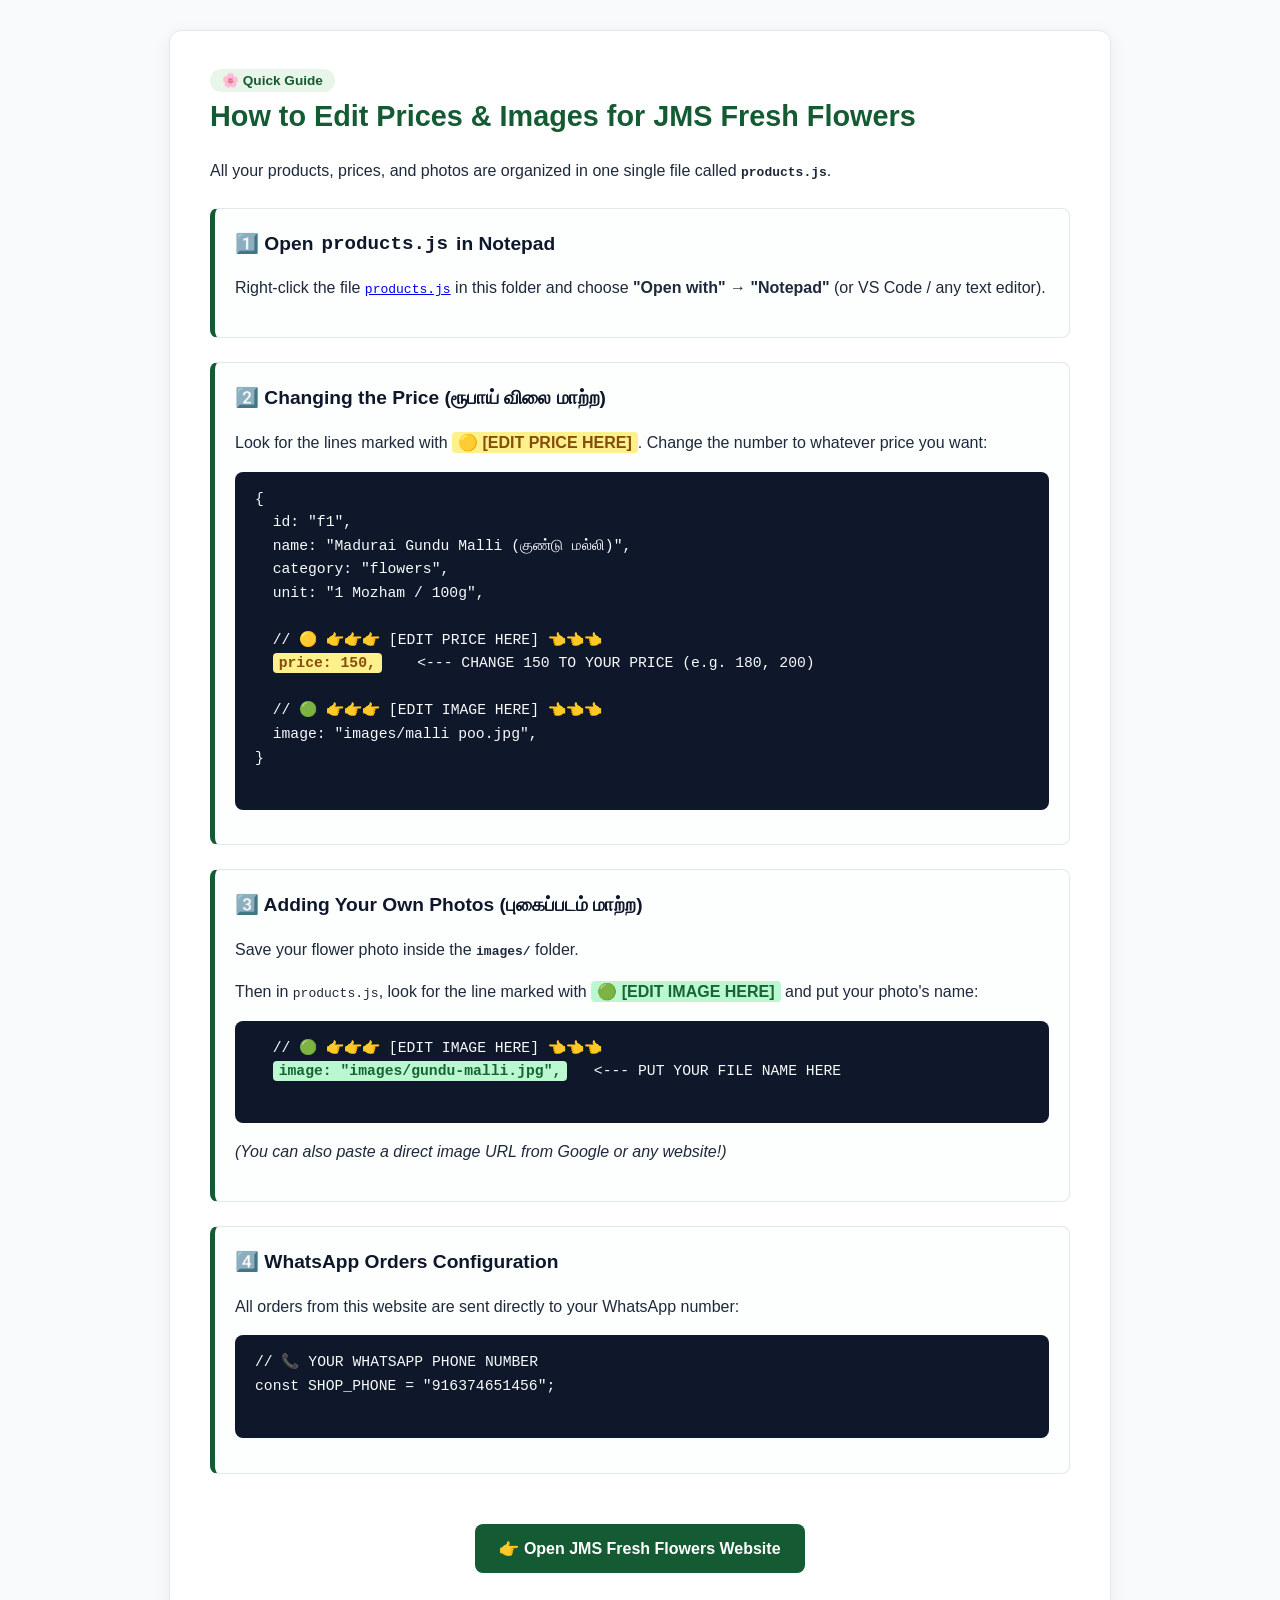
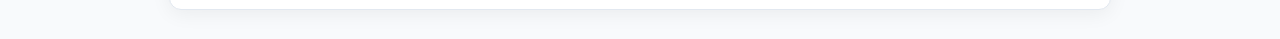
<file: HOW_TO_UPDATE.html>
<!DOCTYPE html>
<html lang="en">
<head>
  <meta charset="UTF-8">
  <meta name="viewport" content="width=device-width, initial-scale=1.0">
  <title>How to Update Prices & Images - JMS Fresh Flowers</title>
  <style>
    body {
      font-family: -apple-system, BlinkMacSystemFont, 'Segoe UI', Roboto, sans-serif;
      line-height: 1.6;
      color: #1e293b;
      background: #f8fafc;
      padding: 30px 20px;
      margin: 0;
    }
    .card {
      max-width: 860px;
      margin: 0 auto;
      background: #ffffff;
      border-radius: 12px;
      box-shadow: 0 4px 20px rgba(0,0,0,0.06);
      padding: 36px 40px;
      border: 1px solid #e2e8f0;
    }
    h1 {
      color: #145a32;
      font-size: 1.8rem;
      margin-top: 0;
      display: flex;
      align-items: center;
      gap: 10px;
    }
    .badge {
      background: #e8f5e9;
      color: #145a32;
      padding: 4px 12px;
      border-radius: 999px;
      font-size: 0.85rem;
      font-weight: 700;
    }
    .step {
      background: #fdfefe;
      border: 1.5px solid #e2e8f0;
      border-left: 5px solid #145a32;
      padding: 20px;
      border-radius: 8px;
      margin: 24px 0;
    }
    .step-title {
      font-size: 1.2rem;
      font-weight: 700;
      color: #0f172a;
      margin-bottom: 8px;
      display: flex;
      align-items: center;
      gap: 8px;
    }
    pre {
      background: #0f172a;
      color: #f8fafc;
      padding: 16px 20px;
      border-radius: 8px;
      overflow-x: auto;
      font-size: 0.92rem;
      line-height: 1.6;
    }
    .highlight-price {
      background: #fef08a;
      color: #854d0e;
      font-weight: bold;
      padding: 2px 6px;
      border-radius: 4px;
    }
    .highlight-img {
      background: #bbf7d0;
      color: #166534;
      font-weight: bold;
      padding: 2px 6px;
      border-radius: 4px;
    }
    .btn-open {
      display: inline-block;
      background: #145a32;
      color: #ffffff;
      padding: 12px 24px;
      border-radius: 8px;
      text-decoration: none;
      font-weight: 600;
      margin-top: 20px;
    }
    .btn-open:hover {
      background: #1e824c;
    }
  </style>
</head>
<body>
  <div class="card">
    <span class="badge">🌸 Quick Guide</span>
    <h1>How to Edit Prices & Images for JMS Fresh Flowers</h1>
    <p>All your products, prices, and photos are organized in one single file called <strong><code>products.js</code></strong>.</p>

    <!-- Step 1 -->
    <div class="step">
      <div class="step-title">1️⃣ Open <code>products.js</code> in Notepad</div>
      <p>Right-click the file <a href="products.js"><code>products.js</code></a> in this folder and choose <strong>"Open with" → "Notepad"</strong> (or VS Code / any text editor).</p>
    </div>

    <!-- Step 2 -->
    <div class="step">
      <div class="step-title">2️⃣ Changing the Price (ரூபாய் விலை மாற்ற)</div>
      <p>Look for the lines marked with <span class="highlight-price">🟡 [EDIT PRICE HERE]</span>. Change the number to whatever price you want:</p>
      <pre>
{
  id: "f1",
  name: "Madurai Gundu Malli (குண்டு மல்லி)",
  category: "flowers",
  unit: "1 Mozham / 100g",

  // 🟡 👉👉👉 [EDIT PRICE HERE] 👈👈👈
  <span class="highlight-price">price: 150,</span>    &lt;--- CHANGE 150 TO YOUR PRICE (e.g. 180, 200)

  // 🟢 👉👉👉 [EDIT IMAGE HERE] 👈👈👈
  image: "images/malli poo.jpg",
}
      </pre>
    </div>

    <!-- Step 3 -->
    <div class="step">
      <div class="step-title">3️⃣ Adding Your Own Photos (புகைப்படம் மாற்ற)</div>
      <p>Save your flower photo inside the <strong><code>images/</code></strong> folder.</p>
      <p>Then in <code>products.js</code>, look for the line marked with <span class="highlight-img">🟢 [EDIT IMAGE HERE]</span> and put your photo's name:</p>
      <pre>
  // 🟢 👉👉👉 [EDIT IMAGE HERE] 👈👈👈
  <span class="highlight-img">image: "images/gundu-malli.jpg",</span>   &lt;--- PUT YOUR FILE NAME HERE
      </pre>
      <p><em>(You can also paste a direct image URL from Google or any website!)</em></p>
    </div>

    <!-- Step 4 -->
    <div class="step">
      <div class="step-title">4️⃣ WhatsApp Orders Configuration</div>
      <p>All orders from this website are sent directly to your WhatsApp number:</p>
      <pre>
// 📞 YOUR WHATSAPP PHONE NUMBER
const SHOP_PHONE = "916374651456";
      </pre>
    </div>

    <div style="text-align: center; margin-top: 30px;">
      <a href="index.html" class="btn-open">👉 Open JMS Fresh Flowers Website</a>
    </div>
  </div>
</body>
</html>
</file>
